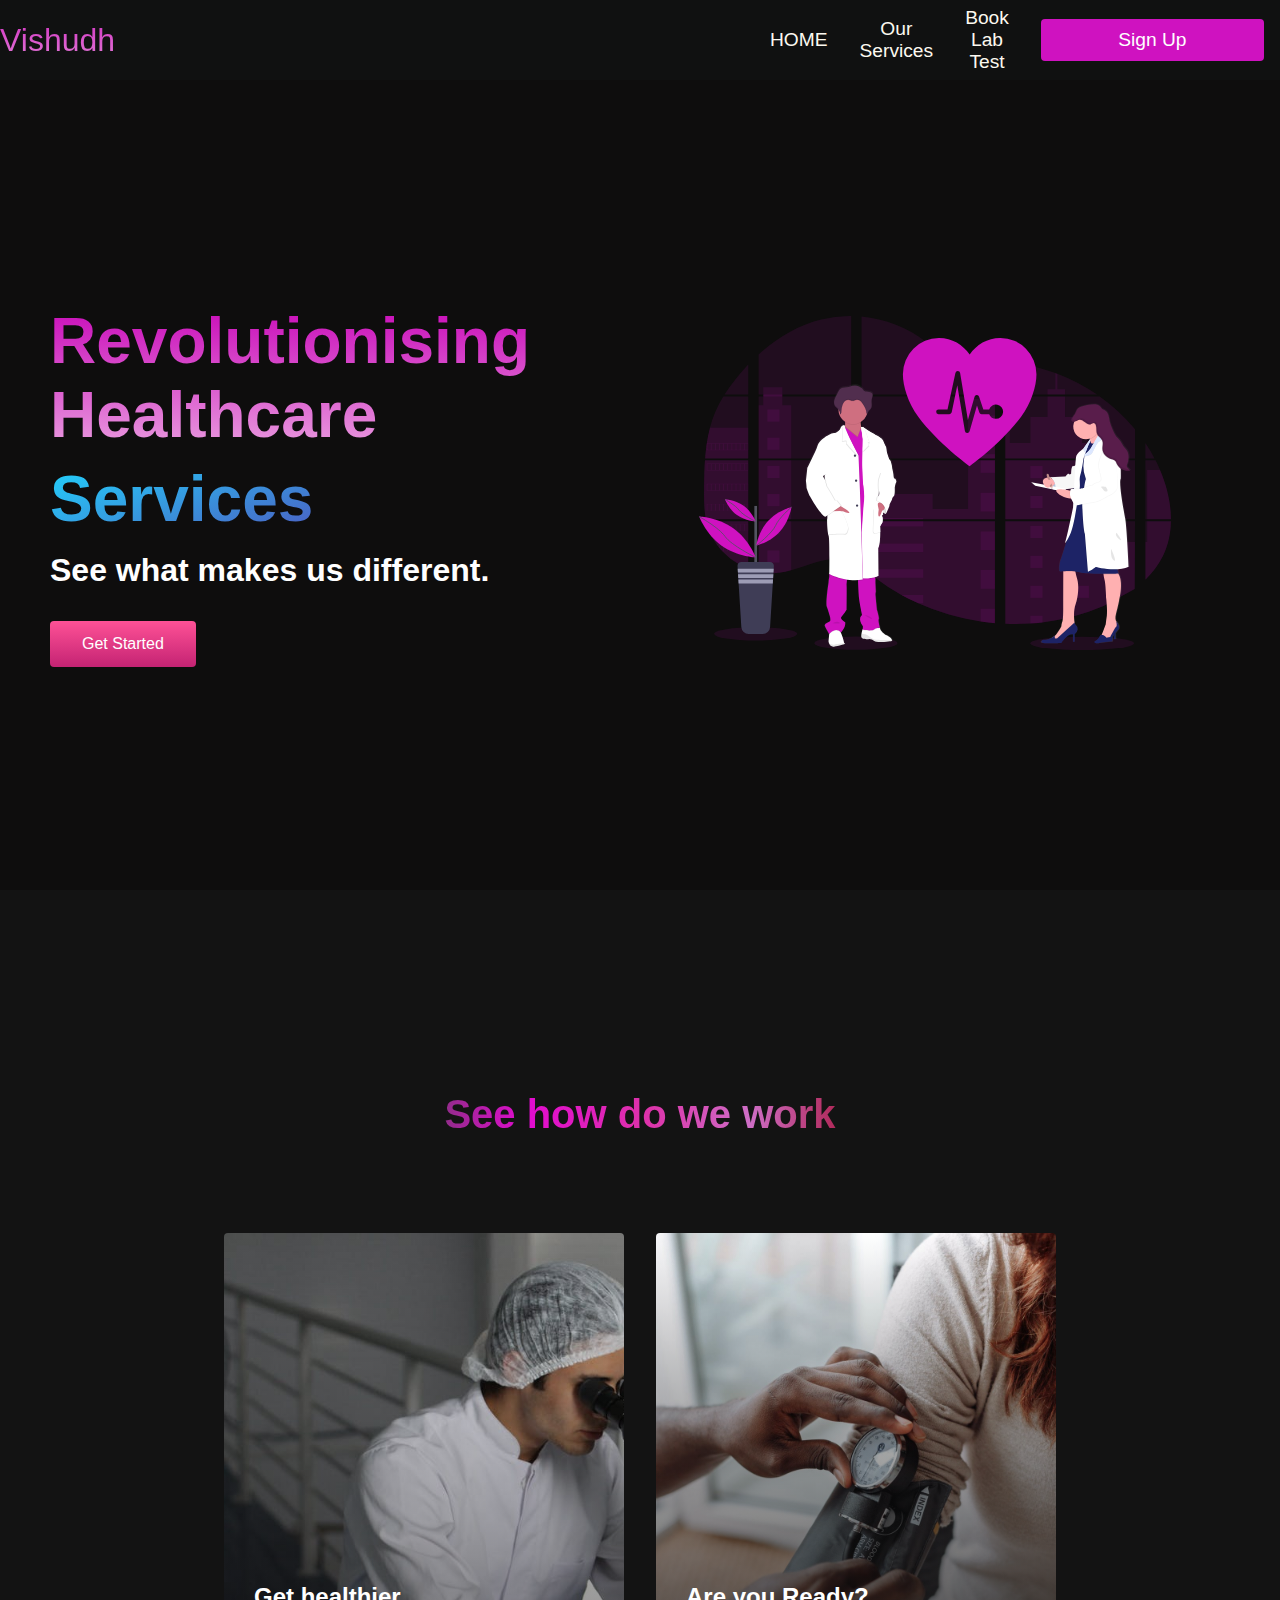
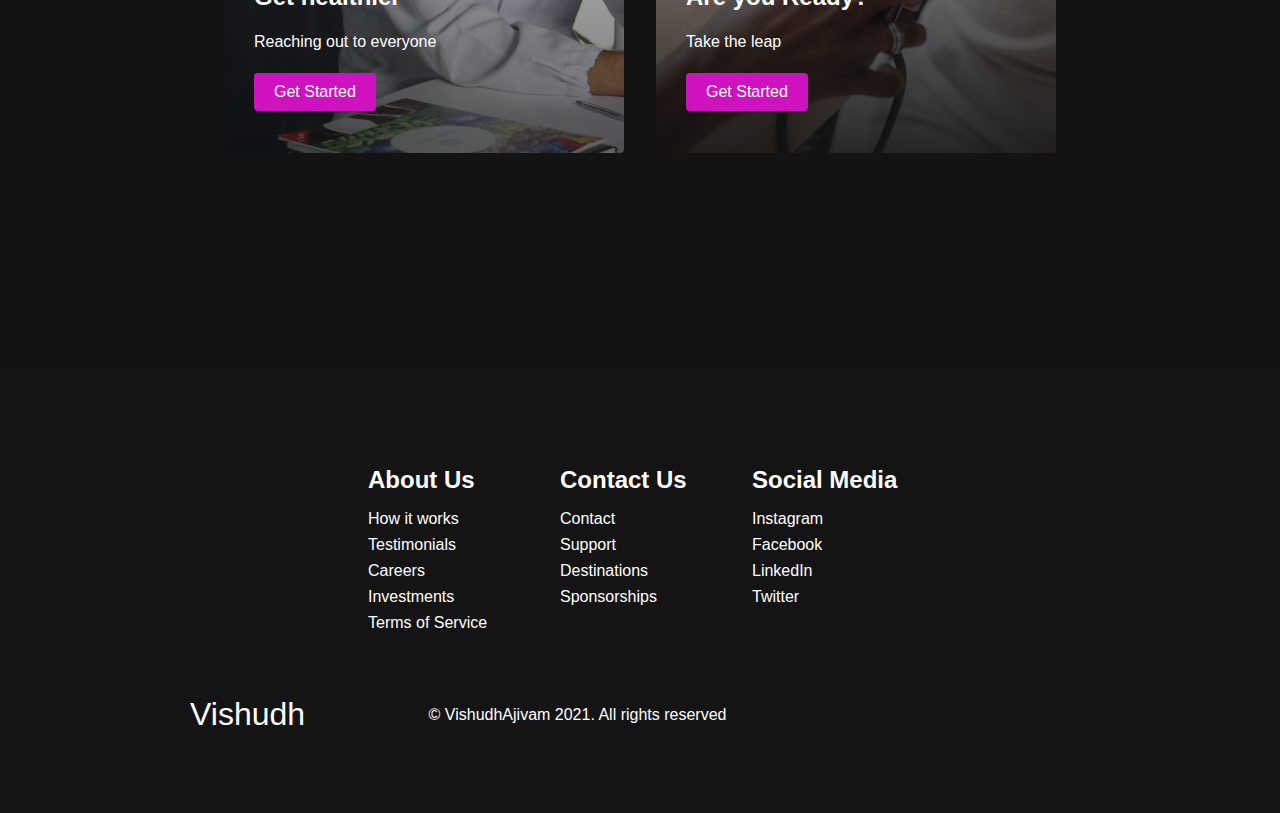
<file: vishudhajivam/index.html>
<!DOCTYPE html>
<html lang="en">
<head>
    <meta charset="UTF-8">
    <meta http-equiv="X-UA-Compatible" content="IE=edge">
    <meta name="viewport" content="width=device-width, initial-scale=1.0">
    <title>VishudhAjivam</title>
     <link rel="stylesheet" href="styles.css"/>
     <link rel="stylesheet" href="https://use.fontawesome.com/releases/v5.15.3/css/all.css" integrity="sha384-SZXxX4whJ79/gErwcOYf+zWLeJdY/qpuqC4cAa9rOGUstPomtqpuNWT9wdPEn2fk"
      crossorigin="anonymous">
</head>
<body>
    <!--navbar section-->
    <nav class="navbar">

        <div class="navbar__container">
          <a href="/" id="navbar__logo"><i class="fas fa-stethoscope"></i>   Vishudh</a>
          <div class="navbar__toggle" id="mobile-menu">
            <span class="bar"></span>
             <span class="bar"></span>
             <span class="bar"></span>
          </div>
         <ul class="navbar__menu">
             <li class="navbar__item">
                 <a href="/" class="navbar__links">HOME</a>
             </li>
             <li class="navbar__item">
                <a href="/ourServices.html" class="navbar__links">Our Services</a>
            </li>
            <li class="navbar__item">
                <a href="/" class="navbar__links">Book Lab Test</a>
            </li>
            <li class="navbar__btn">
                <a href="/signup.html" class="button">Sign Up</a>
            </li>
         </ul>

       </div>
    </nav>

    <!--hero section-->
    <div class="main">
        <div class="main__container">
          <div class="main__content">
            <h1>Revolutionising Healthcare</h1>
            <h2>Services</h2>
            <p>See what makes us different.</p>
            <button class="main__btn"><a href="#">Get Started</a></button>
          </div>
          <div class="main__img--container">
            <img id="main__img" src="images/health.svg" />
          </div>
        </div>
      </div>
       <!-- Services Section -->
    <div class="services">
        <h1>See how do we work</h1>
        <div class="services__container">
          <div class="services__card">
            <h2>Get healthier</h2>
            <p>Reaching out to everyone</p>
            <button>Get Started</button>
          </div>
          <div class="services__card">
            <h2>Are you Ready?</h2>
            <p>Take the leap</p>
            <button>Get Started</button>
          </div>
        </div>
    </div>
    <!-- Footer Section -->
    <div class="footer__container">
        <div class="footer__links">
          <div class="footer__link--wrapper">
            <div class="footer__link--items">
              <h2>About Us</h2>
              <a href="/sign__up">How it works</a> <a href="/">Testimonials</a>
              <a href="/">Careers</a> <a href="/">Investments</a>
              <a href="/">Terms of Service</a>
            </div>
            <div class="footer__link--items">
              <h2>Contact Us</h2>
              <a href="/">Contact</a> <a href="/">Support</a>
              <a href="/">Destinations</a> <a href="/">Sponsorships</a>
            </div>
          </div>
          <div class="footer__link--wrapper">
            <div class="footer__link--items">
              <h2>Social Media</h2>
              <a href="/">Instagram</a> <a href="/">Facebook</a>
              <a href="/">LinkedIn</a> <a href="/">Twitter</a>
            </div>
          </div>
        </div>
        <section class="social__media">
          <div class="social__media--wrap">
            <div class="footer__logo">
              <a href="/" id="footer__logo"><i class="fas fa-stethoscope"></i>Vishudh</a>
            </div>
            <p class="website__rights">© VishudhAjivam 2021. All rights reserved</p>
            <div class="social__icons">
              <a
                class="social__icon--link"
                href="/"
                target="_blank"
                aria-label="Facebook"
              >
                <i class="fab fa-facebook"></i>
              </a>
              <a
                class="social__icon--link"
                href="/"
                target="_blank"
                aria-label="Instagram"
              >
                <i class="fab fa-instagram"></i>
              </a>
             
              <a
                class="social__icon--link"
                href="/"
                target="_blank"
                aria-label="Twitter"
              >
                <i class="fab fa-twitter"></i>
              </a>
              <a
                class="social__icon--link"
                href="/"
                target="_blank"
                aria-label="LinkedIn"
              >
                <i class="fab fa-linkedin"></i>
              </a>
            </div>
          </div>
        </section>
      </div>
    <script src="app.js"></script>
</body>
</html>
</file>
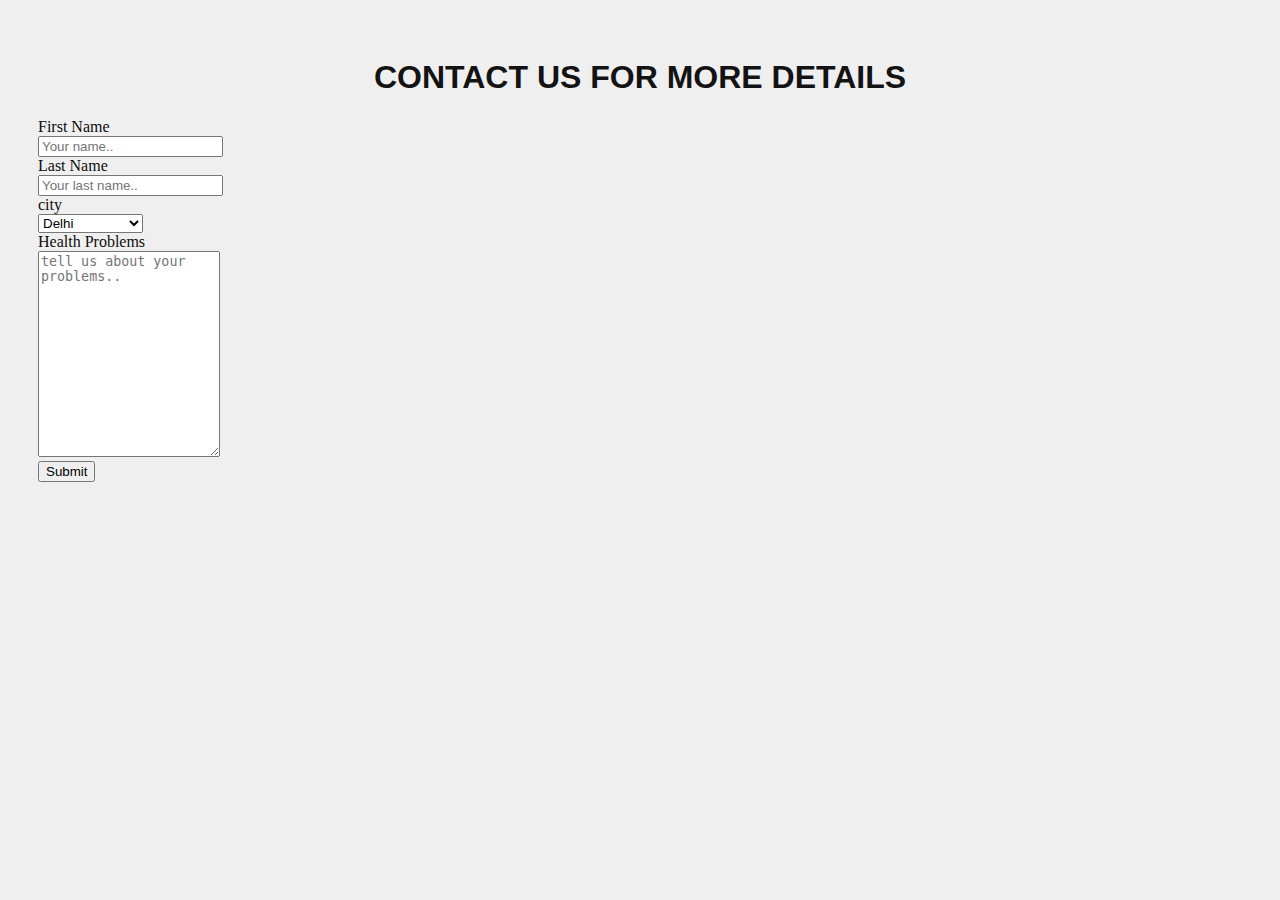
<file: signup.html>
<!DOCTYPE html>
<head>
    <style>
        body{
            background-color: #f0eff0;
            padding: 30px;
        }
        header{
            text-align: center;
            font-weight: bold;
            
        }
        h1{
            color: rgb(20, 19, 19);
            font-family: 'Lucida Sans', 'Lucida Sans Regular',
             'Lucida Grande', 'Lucida Sans Unicode', Geneva, Verdana, sans-serif;
        }
        
        footer{
            color:rgb(14, 13, 13);
            margin-bottom: 20px;
        }
        
        
    </style>
    <title>Sign up</title>
</head>
<body>
    <header>
       <h1> CONTACT US FOR MORE DETAILS</h1>
    </header>
      


    <footer>
        

        <form>
            <div class="container">
                <div class="row">
                    <div class="col-25">
                      <label for="fname">First Name</label>
                    </div>
                    <div class="col-75">
                      <input type="text" id="fname" name="firstname" placeholder="Your name..">
                    </div>
                  </div>
                  <div class="row">
                    <div class="col-25">
                      <label for="lname">Last Name</label>
                    </div>
                    <div class="col-75">
                      <input type="text" id="lname" name="lastname" placeholder="Your last name..">
                    </div>
                  </div>
                  <div class="row">
                    <div class="col-25">
                      <label for="city">city</label>
                    </div>
                    <div class="col-75">
                      <select id="city" name="city">
                        <option value="Delhi">Delhi</option>
                        <option value="Jharkhand">Jharkhand</option>
                        <option value="Uttar Pradesh">Uttar Pradesh</option>
                      </select>
                    </div>
                  </div>
                  <div class="row">
                    <div class="col-25">
                      <label for="Health Problems">Health Problems</label>
                    </div>
                    <div class="col-75">
                      <textarea id="subject" name="subject" placeholder="tell us about your problems.." style="height:200px"></textarea>
                    </div>
                  </div>
                  <div class="row">
                    <input type="submit" value="Submit">
                  </div>
                </form>
              </div>
    </footer>
</body>
</file>
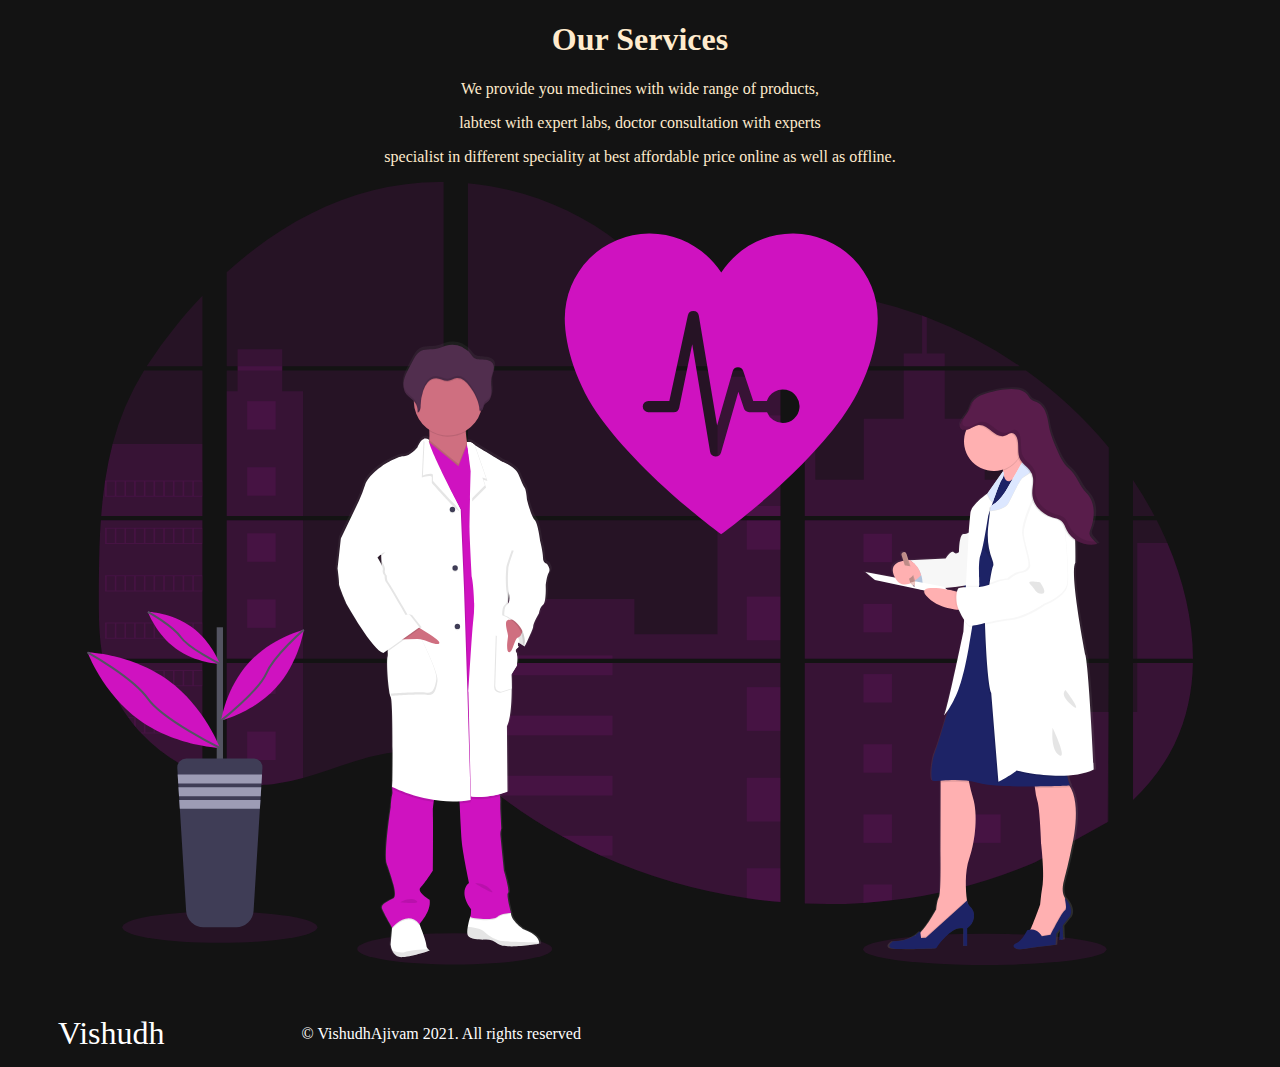
<file: vishudhajivam/ourServices.html>
<!DOCTYPE html>
<html lang="en">
<head>
    <meta charset="UTF-8">
    <meta http-equiv="X-UA-Compatible" content="IE=edge">
    <meta name="viewport" content="width=device-width, initial-scale=1.0">

    <title>Our Services</title>
    <link rel="stylesheet" href="ourServices.css"/>
    <link rel="stylesheet" href="https://use.fontawesome.com/releases/v5.15.3/css/all.css" integrity="sha384-SZXxX4whJ79/gErwcOYf+zWLeJdY/qpuqC4cAa9rOGUstPomtqpuNWT9wdPEn2fk"
    crossorigin="anonymous">
</head>
<body>
    <div class="ourServices">
        <h1>Our Services</h1>
        <p>
            We provide you medicines with wide range of products, </p>
           <p> labtest with expert labs, doctor consultation with experts</p>
             <p>specialist in different speciality at best affordable price online as well as offline.</p>
            
            
            
             <div class="main__img--container">
                <img id="main__img" src="images/health.svg" />
              </div> 
            
            
            
        
    </div>
</div>
<!--footer-->
<section class="social__media">
  <div class="social__media--wrap">
    <div class="footer__logo">
      <a href="/" id="footer__logo"><i class="fas fa-stethoscope"></i>Vishudh</a>
    </div>
    <p class="website__rights">© VishudhAjivam 2021. All rights reserved</p>
    <div class="social__icons">
      <a
        class="social__icon--link"
        href="/"
        target="_blank"
        aria-label="Facebook"
      >
        <i class="fab fa-facebook"></i>
      </a>
      <a
        class="social__icon--link"
        href="/"
        target="_blank"
        aria-label="Instagram"
      >
        <i class="fab fa-instagram"></i>
      </a>
     
      <a
        class="social__icon--link"
        href="/"
        target="_blank"
        aria-label="Twitter"
      >
        <i class="fab fa-twitter"></i>
      </a>
      <a
        class="social__icon--link"
        href="/"
        target="_blank"
        aria-label="LinkedIn"
      >
        <i class="fab fa-linkedin"></i>
      </a>
    </div>
  </div>
</section>
</div>
    
</body>
</html>
</file>
<file: vishudhajivam/styles.css>
* {
  box-sizing: border-box;
  margin: 0;
  padding: 0;
  font-family: "Segoe UI", Tahoma, Geneva, Verdana, sans-serif;
}
.navbar {
  background: rgb(16, 17, 17);
  height: 80px;
  display: flex;
  justify-content: center;
  align-items: center;
  font-size: 1.2rem;
  position: sticky;
  top: 0;
  z-index: 999; /* this will keep these topics at the top no matter what */
}

.navbar__container {
  display: flex;
  justify-content: space-between;
  height: 80px;
  z-index: 1;
  width: 100%;
  max-width: 1300px;
  margin: 0 auto;
  padding: 0 auto;
}
#navbar__logo {
  background-color: #cf12c0;
  background-image: linear-gradient(
    to top,
    #e99cdf 0%,
    rgba(139, 13, 97, 0.067) 100%
  );
  background-size: 100%;
  -webkit-background-clip: text;
  -moz-background-clip: text;
  -webkit-text-fill-color: transparent;
  -moz-text-fill-color: transparent;
  display: flex;
  align-items: center;
  cursor: pointer;
  text-decoration: none;
  font-size: 2rem;
}
.fa-icon {
  margin-right: 0.5 rem;
}

.navbar__menu {
  display: flex;
  align-items: center;
  list-style: none;
  text-align: center;
}
.navbar__item {
  height: 80px;
}
.navbar__links {
  color: rgb(252, 249, 240);
  display: flex;
  align-items: center;
  justify-content: center;
  text-decoration: none;
  padding: 0 1rem;
  height: 100%;
}
.navbar__btn {
  display: flex;
  justify-content: center;
  align-items: center;
  padding: 0 1rem;
  width: 100%;
}
.button {
  display: flex;
  justify-content: center;
  align-items: center;
  text-decoration: none;
  padding: 10px 20px;
  height: 100%;
  width: 100%;
  border: none;
  outline: none;
  border-radius: 4px;
  background: #cf12c0;
  color: #fff;
}
.button:hover {
  background: #737092;
  transition: all 0.3s ease;
}
.navbar__links:hover {
  color: #e99cdf;
  transition: all 0.3s ease;
}

@media screen and (max-width: 960px) {
  .navbar__container {
    display: flex;
    justify-content: space-between;
    height: 80px;
    z-index: 1;
    width: 100%;
    max-width: 1300px;
    padding: 0;
  }
  .navbar__menu {
    display: grid;
    grid-template-columns: auto;
    margin: 0;
    width: 100%;
    position: absolute;
    top: -1000px;
    opacity: 0;
    transition: all 0.5s ease;
    height: 50vh;
    z-index: -1;
    background: #131313;
  }
  .navbar__menu.active {
    background: #131313;
    top: 100%;
    opacity: 1;
    transition: all 0.5s ease;
    z-index: 99;
    height: 50vh;
    font-size: 1.6rem;
  }
  #navbar__logo {
    padding-left: 25px;
  }
  .navbar__toggle .bar {
    width: 30px;
    height: 5px;
    margin: 5px auto;
    transition: all 0.3s ease-in-out;
    background: #fff;
  }
  .navbar__item {
    width: 100%;
  }
  .navbar__links {
    text-align: center;
    padding: 1rem;
    width: 100%;
    display: table;
  }
  #mobile-menu.active {
    position: absolute;
    top: 20%;
    right: 5%;
    transform: translate(5%, 20%);
  }

  .navbar__btn {
    padding-bottom: 2rem;
  }
  .button {
    display: flex;
    justify-content: center;
    align-items: center;
    width: 80%;
    height: 80px;
    margin: 0;
  }

  #mobile-menu {
    position: absolute;
    top: 20%;
    right: 5%;
    transform: translate(5%, 20%);
  }

  .navbar__toggle .bar {
    display: block;
    cursor: pointer;
  }

  #mobile-menu.is-active .bar:nth-child(2) {
    opacity: 0;
  }

  #mobile-menu.is-active .bar:nth-child(1) {
    transform: translateY(8px) rotate(45deg);
  }

  #mobile-menu.is-active .bar:nth-child(3) {
    transform: translateY(-8px) rotate(-45deg);
  }
}
/* Main Content CSS */
.main {
  background-color: #141414;
}

.main__container {
  display: grid;
  grid-template-columns: 1fr 1fr;
  align-items: center;
  justify-self: center;
  margin: 0 auto;
  height: 90vh;
  background-color: #0e0d0d;
  z-index: 1;
  width: 100%;
  max-width: 1300px;
  padding-right: 50px;
  padding-left: 50px;
}

.main__content {
  color: #fff;
  width: 100%;
}
.main__content h1 {
  font-size: 4rem;
  background-color: #cf12c0;
  background-image: linear-gradient(to top, #e99cdf 0%, #c90ab9 100%);
  background-size: 100%;
  -webkit-background-clip: text;
  -moz-background-clip: text;
  -webkit-text-fill-color: transparent;
  -moz-text-fill-color: transparent;
}

.main__content h2 {
  font-size: 4rem;
  margin-top: 10px;
  background-color: #ff8177;
  background-image: linear-gradient(-20deg, #6a0997 0%, #21d4fd 100%);
  background-size: 100%;
  -webkit-background-clip: text;
  -moz-background-clip: text;
  -webkit-text-fill-color: transparent;
  -moz-text-fill-color: transparent;
}

.main__content p {
  margin-top: 1rem;
  font-size: 2rem;
  font-weight: 700;
}

.main__btn {
  font-size: 1rem;
  background-image: linear-gradient(to top, #c42373 0%, #fe5196 100%);
  padding: 14px 32px;
  border: none;
  border-radius: 4px;
  color: #fff;
  margin-top: 2rem;
  cursor: pointer;
  position: relative;
  transition: all 0.35s;
  outline: none;
}

.main__btn a {
  position: relative;
  z-index: 2;
  color: #fff;
  text-decoration: none;
}

.main__btn:after {
  position: absolute;
  content: "";
  top: 0;
  left: 0;
  width: 0;
  height: 100%;
  background: #4837ff;
  transition: all 0.35s;
  border-radius: 4px;
}

.main__btn:hover {
  color: #fff;
}

.main__btn:hover:after {
  width: 100%;
}

.main__img--container {
  text-align: center;
}

#main__img {
  height: 80%;
  width: 80%;
}

/* Mobile Responsive */
@media screen and (max-width: 768px) {
  .main__container {
    display: grid;
    grid-template-columns: auto;
    align-items: center;
    justify-self: center;
    width: 100%;
    margin: 0 auto;
    height: 140vh;
  }

  .main__content {
    text-align: center;
    margin-bottom: 4rem;
  }

  .main__content h1 {
    font-size: 2.5rem;
    margin-top: 2rem;
  }

  .main__content h2 {
    font-size: 3rem;
  }

  .main__content p {
    margin-top: 1rem;
    font-size: 1.5rem;
  }
}
@media screen and (max-width: 480px) {
  .main__content h1 {
    font-size: 2rem;
    margin-top: 3rem;
  }

  .main__content h2 {
    font-size: 2rem;
  }

  .main__content p {
    margin-top: 2rem;
    font-size: 1.5rem;
  }

  .main__btn {
    padding: 12px 36px;
    margin: 2.5rem 0;
  }
}
/* Services Section */
.services {
  background: #131313;
  display: flex;
  flex-direction: column;
  justify-content: center;
  align-items: center;
  height: 120vh;
}

.services h1 {
  background-color: #ff8177;
  background-image: linear-gradient(
    to right,
    #cf12c0 0%,
    #922c8a 0%,
    #e20bd0 21%,
    #cf12bfb4 52%,
    #ce6ec6 78%,
    #b12a5b 100%
  );
  background-size: 100%;
  -webkit-background-clip: text;
  -moz-background-clip: text;
  -webkit-text-fill-color: transparent;
  -moz-text-fill-color: transparent;
  margin-bottom: 5rem;
  font-size: 2.5rem;
}

.services__container {
  display: flex;
  justify-content: center;
  flex-wrap: wrap;
}

.services__card {
  margin: 1rem;
  height: 520px;
  width: 400px;
  border-radius: 4px;
  background-image: linear-gradient(
      to bottom,
      rgba(0, 0, 0, 0) 0%,
      rgba(17, 17, 17, 0.6) 100%
    ),
    url('/images/picture2.jpeg');
  background-size: cover;
  position: relative;
  color: #fff;
}

.services__card:before {
  opacity: 0.2;
}

.services__card:nth-child(2) {
  background-image: linear-gradient(
      to bottom,
      rgba(0, 0, 0, 0) 0%,
      rgba(17, 17, 17, 0.9) 100%
    ),
    url('/images/picture3.jpeg');
}

.services__card h2 {
  position: absolute;
  top: 350px;
  left: 30px;
}

.services__card p {
  position: absolute;
  top: 400px;
  left: 30px;
}

.services__card button {
  color: #fff;
  padding: 10px 20px;
  border: none;
  outline: none;
  border-radius: 4px;
  background: #cf12c0;
  position: absolute;
  top: 440px;
  left: 30px;
  font-size: 1rem;
}

.services__card button:hover {
  cursor: pointer;
}

.services__card:hover {
  transform: scale(1.075);
  transition: 0.2s ease-in;
  cursor: pointer;
}

@media screen and (max-width: 960px) {
  .services {
    height: 1600px;
  }

  .services h1 {
    font-size: 2rem;
    margin-top: 12rem;
  }
}

@media screen and (max-width: 480px) {
  .services {
    height: 1400px;
  }

  .services h1 {
    font-size: 1.2rem;
  }

  .services__card {
    width: 300px;
  }
}
/* Footer CSS */
.footer__container {
  background-color: #141414;
  padding: 5rem 0;
  display: flex;
  flex-direction: column;
  justify-content: center;
  align-items: center;
}

#footer__logo {
  color: #fff;
  display: flex;
  align-items: center;
  cursor: pointer;
  text-decoration: none;
  font-size: 2rem;
}

.footer__links {
  width: 100%;
  max-width: 1000px;
  display: flex;
  justify-content: center;
}

.footer__link--wrapper {
  display: flex;
}

.footer__link--items {
  display: flex;
  flex-direction: column;
  align-items: flex-start;
  margin: 16px;
  text-align: left;
  width: 160px;
  box-sizing: border-box;
}

.footer__link--items h2 {
  margin-bottom: 16px;
}

.footer__link--items > h2 {
  color: #fff;
}

.footer__link--items a {
  color: #fff;
  text-decoration: none;
  margin-bottom: 0.5rem;
}

.footer__link--items a:hover {
  color: #e9e9e9;
  transition: 0.3s ease-out;
}

/* Social Icons */
.social__icon--link {
  color: #fff;
  font-size: 24px;
}

.social__media {
  max-width: 1000px;
  width: 100%;
}

.social__media--wrap {
  display: flex;
  justify-content: space-between;
  align-items: center;
  width: 90%;
  max-width: 1000px;
  margin: 40px auto 0 auto;
}

.social__icons {
  display: flex;
  justify-content: space-between;
  align-items: center;
  width: 240px;
}

.social__logo {
  color: #fff;
  justify-self: start;
  margin-left: 20px;
  cursor: pointer;
  text-decoration: none;
  font-size: 2rem;
  display: flex;
  align-items: center;
  margin-bottom: 16px;
}

.website__rights {
  color: #fff;
}

@media screen and (max-width: 820px) {
  .footer__links {
    padding-top: 2rem;
  }

  #footer__logo {
    margin-bottom: 2rem;
  }

  .website__rights {
    margin-bottom: 2rem;
  }

  .footer__link--wrapper {
    flex-direction: column;
  }

  .social__media--wrap {
    flex-direction: column;
  }
}

@media screen and (max-width: 480px) {
  .footer__link--items {
    margin: 0;
    padding: 10px;
    width: 100%;
  }
}
</file>
<file: vishudhajivam/ourServices.css>
body{
    background-color: #131313;
    text-decoration: none;
    text-align: center;
}
.ourServices{
    color: blanchedalmond;
}


#footer__logo {
    color: #fff;
    display: flex;
    align-items: center;
    cursor: pointer;
    text-decoration: none;
    font-size: 2rem;
  }
/* Social Icons */
.social__icon--link {
    color: #fff;
    font-size: 24px;
  }
  
  .social__media {
    max-width: 1000px;
    width: 100%;
  }
  
  .social__media--wrap {
    display: flex;
    justify-content: space-between;
    align-items: center;
    width: 90%;
    max-width: 1000px;
    margin: 40px auto 0 auto;
  }
  
  .social__icons {
    display: flex;
    justify-content: space-between;
    align-items: center;
    width: 240px;
  }
  
  .social__logo {
    color: #fff;
    justify-self: start;
    margin-left: 20px;
    cursor: pointer;
    text-decoration: none;
    font-size: 2rem;
    display: flex;
    align-items: center;
    margin-bottom: 16px;
  }
  
  .website__rights {
    color: #fff;
  }
  
  @media screen and (max-width: 820px) {
    .footer__links {
      padding-top: 2rem;
    }
  
    #footer__logo {
      margin-bottom: 2rem;
    }
  
    .website__rights {
      margin-bottom: 2rem;
    }
  
    .footer__link--wrapper {
      flex-direction: column;
    }
  
    .social__media--wrap {
      flex-direction: column;
    }
  }
  
  @media screen and (max-width: 480px) {
    .footer__link--items {
      margin: 0;
      padding: 10px;
      width: 100%;
    }
  }
</file>
